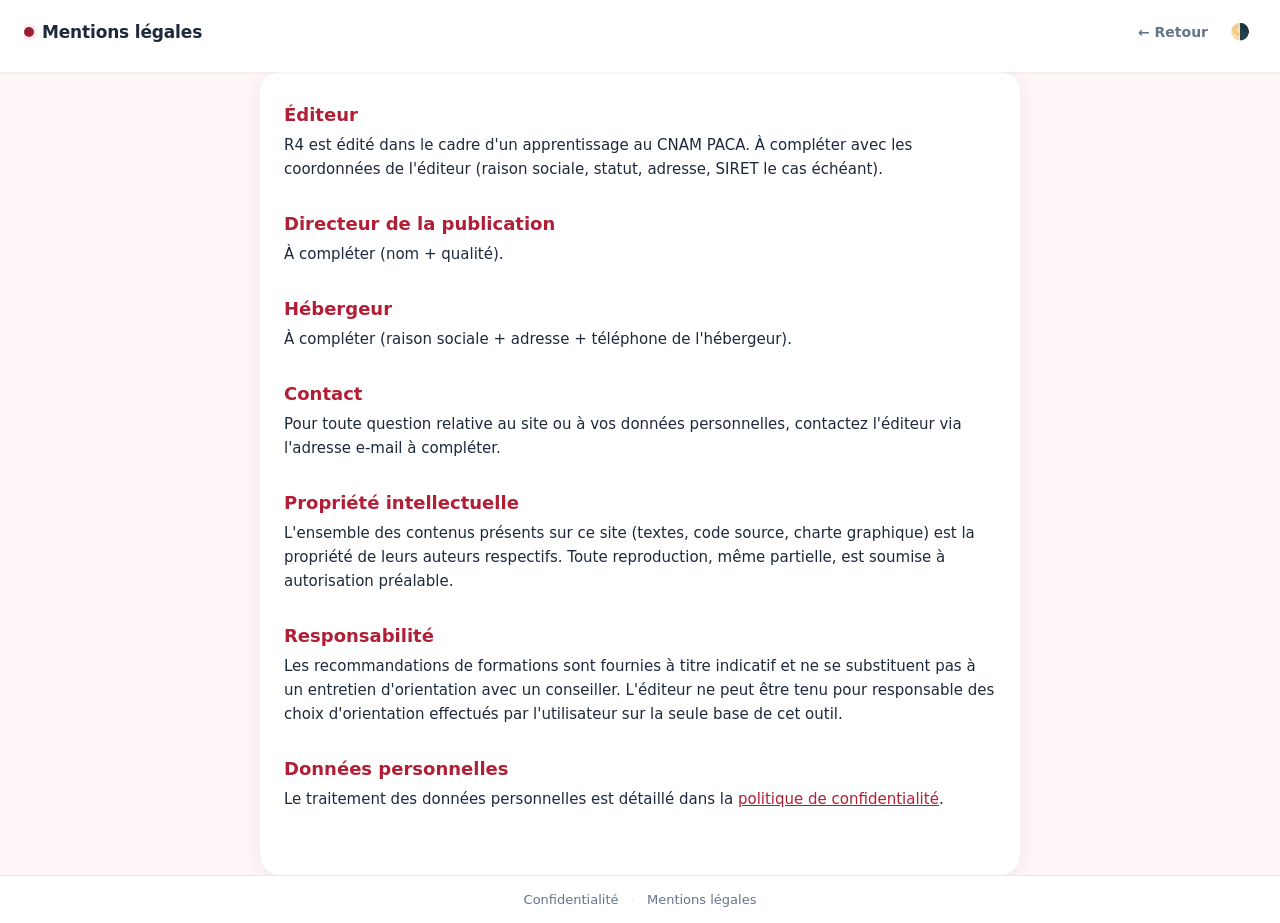
<file: legal.html>
<!DOCTYPE html>
<html lang="fr">
<head>
  <meta charset="UTF-8" />
  <meta name="viewport" content="width=device-width, initial-scale=1.0" />
  <meta name="theme-color" content="#b21e35" media="(prefers-color-scheme: light)" />
  <meta name="theme-color" content="#1e293b"  media="(prefers-color-scheme: dark)" />
  <title>Mentions légales — R4</title>
  <script>(function(){try{var t=localStorage.getItem('r4-theme');if(t==='light'||t==='dark')document.documentElement.dataset.theme=t;}catch(e){}})();</script>
  <link rel="stylesheet" href="style.css?v=20260505144839" />
  <script defer src="theme.js?v=20260505144839"></script>
</head>
<body>

  <header id="app-header">
    <div class="header-top">
      <h1 id="app-title">Mentions légales</h1>
      <div class="user-info">
        <a href="index.html" class="link-btn">← Retour</a>
        <button class="theme-toggle" data-theme-toggle type="button">🌗</button>
      </div>
    </div>
  </header>

  <main class="legal-main">
    <section class="legal-section">
      <h2>Éditeur</h2>
      <p>R4 est édité dans le cadre d'un apprentissage au CNAM PACA. À compléter avec les coordonnées de l'éditeur (raison sociale, statut, adresse, SIRET le cas échéant).</p>
    </section>

    <section class="legal-section">
      <h2>Directeur de la publication</h2>
      <p>À compléter (nom + qualité).</p>
    </section>

    <section class="legal-section">
      <h2>Hébergeur</h2>
      <p>À compléter (raison sociale + adresse + téléphone de l'hébergeur).</p>
    </section>

    <section class="legal-section">
      <h2>Contact</h2>
      <p>Pour toute question relative au site ou à vos données personnelles, contactez l'éditeur via l'adresse e-mail à compléter.</p>
    </section>

    <section class="legal-section">
      <h2>Propriété intellectuelle</h2>
      <p>L'ensemble des contenus présents sur ce site (textes, code source, charte graphique) est la propriété de leurs auteurs respectifs. Toute reproduction, même partielle, est soumise à autorisation préalable.</p>
    </section>

    <section class="legal-section">
      <h2>Responsabilité</h2>
      <p>Les recommandations de formations sont fournies à titre indicatif et ne se substituent pas à un entretien d'orientation avec un conseiller. L'éditeur ne peut être tenu pour responsable des choix d'orientation effectués par l'utilisateur sur la seule base de cet outil.</p>
    </section>

    <section class="legal-section">
      <h2>Données personnelles</h2>
      <p>Le traitement des données personnelles est détaillé dans la <a href="privacy.html">politique de confidentialité</a>.</p>
    </section>
  </main>

  <footer class="app-footer">
    <a href="privacy.html">Confidentialité</a>
    <span class="footer-sep">·</span>
    <a href="legal.html">Mentions légales</a>
  </footer>

</body>
</html>
</file>
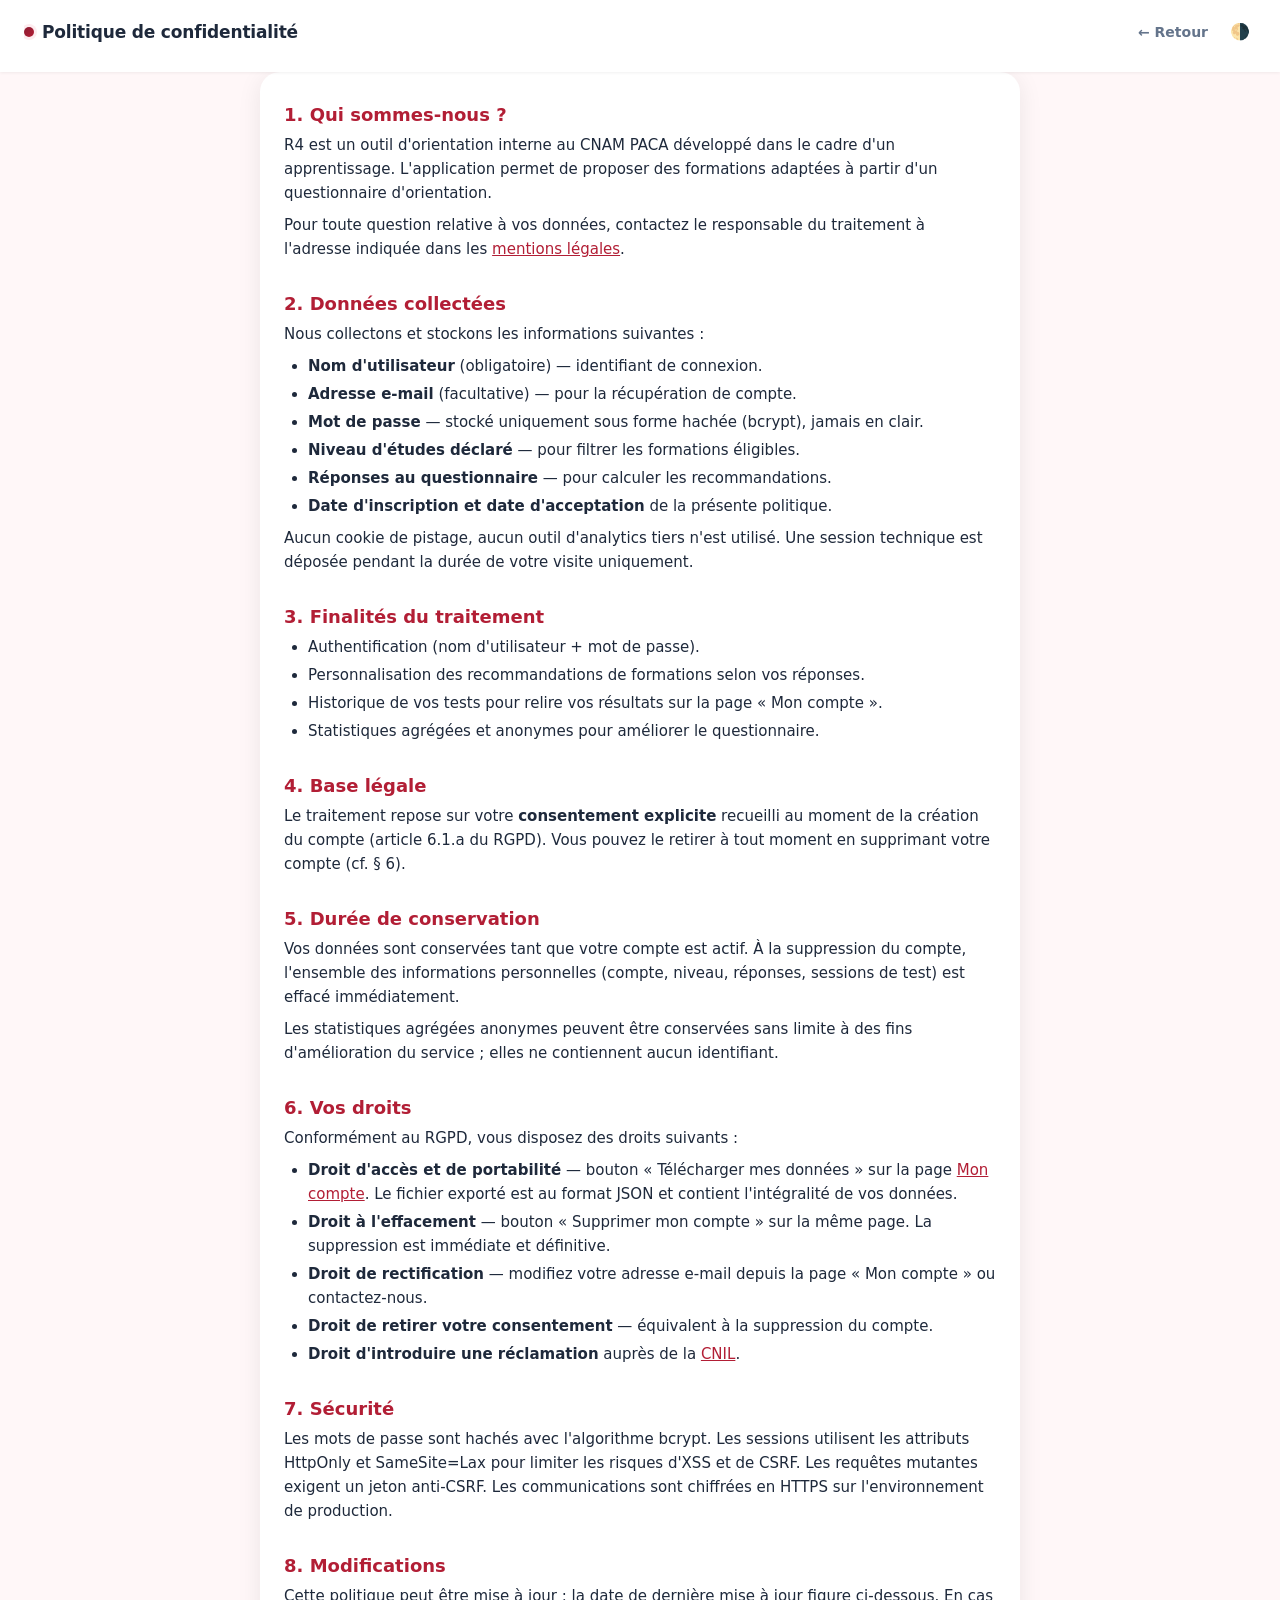
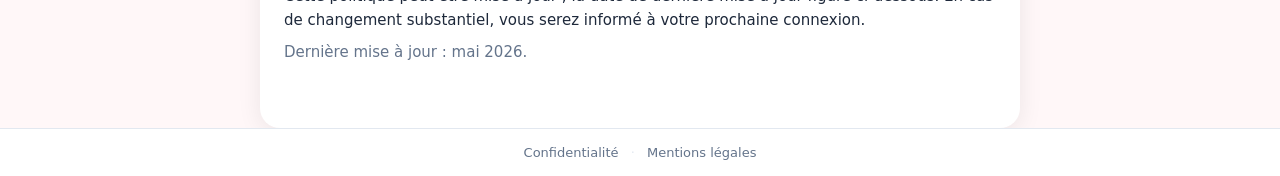
<file: privacy.html>
<!DOCTYPE html>
<html lang="fr">
<head>
  <meta charset="UTF-8" />
  <meta name="viewport" content="width=device-width, initial-scale=1.0" />
  <meta name="theme-color" content="#b21e35" media="(prefers-color-scheme: light)" />
  <meta name="theme-color" content="#1e293b"  media="(prefers-color-scheme: dark)" />
  <title>Politique de confidentialité — R4</title>
  <script>(function(){try{var t=localStorage.getItem('r4-theme');if(t==='light'||t==='dark')document.documentElement.dataset.theme=t;}catch(e){}})();</script>
  <link rel="stylesheet" href="style.css?v=20260505144839" />
  <script defer src="theme.js?v=20260505144839"></script>
</head>
<body>

  <header id="app-header">
    <div class="header-top">
      <h1 id="app-title">Politique de confidentialité</h1>
      <div class="user-info">
        <a href="index.html" class="link-btn">← Retour</a>
        <button class="theme-toggle" data-theme-toggle type="button">🌗</button>
      </div>
    </div>
  </header>

  <main class="legal-main">
    <section class="legal-section">
      <h2>1. Qui sommes-nous ?</h2>
      <p>R4 est un outil d'orientation interne au CNAM PACA développé dans le cadre d'un apprentissage. L'application permet de proposer des formations adaptées à partir d'un questionnaire d'orientation.</p>
      <p>Pour toute question relative à vos données, contactez le responsable du traitement à l'adresse indiquée dans les <a href="legal.html">mentions légales</a>.</p>
    </section>

    <section class="legal-section">
      <h2>2. Données collectées</h2>
      <p>Nous collectons et stockons les informations suivantes :</p>
      <ul>
        <li><strong>Nom d'utilisateur</strong> (obligatoire) — identifiant de connexion.</li>
        <li><strong>Adresse e-mail</strong> (facultative) — pour la récupération de compte.</li>
        <li><strong>Mot de passe</strong> — stocké uniquement sous forme hachée (bcrypt), jamais en clair.</li>
        <li><strong>Niveau d'études déclaré</strong> — pour filtrer les formations éligibles.</li>
        <li><strong>Réponses au questionnaire</strong> — pour calculer les recommandations.</li>
        <li><strong>Date d'inscription et date d'acceptation</strong> de la présente politique.</li>
      </ul>
      <p>Aucun cookie de pistage, aucun outil d'analytics tiers n'est utilisé. Une session technique est déposée pendant la durée de votre visite uniquement.</p>
    </section>

    <section class="legal-section">
      <h2>3. Finalités du traitement</h2>
      <ul>
        <li>Authentification (nom d'utilisateur + mot de passe).</li>
        <li>Personnalisation des recommandations de formations selon vos réponses.</li>
        <li>Historique de vos tests pour relire vos résultats sur la page « Mon compte ».</li>
        <li>Statistiques agrégées et anonymes pour améliorer le questionnaire.</li>
      </ul>
    </section>

    <section class="legal-section">
      <h2>4. Base légale</h2>
      <p>Le traitement repose sur votre <strong>consentement explicite</strong> recueilli au moment de la création du compte (article 6.1.a du RGPD). Vous pouvez le retirer à tout moment en supprimant votre compte (cf. § 6).</p>
    </section>

    <section class="legal-section">
      <h2>5. Durée de conservation</h2>
      <p>Vos données sont conservées tant que votre compte est actif. À la suppression du compte, l'ensemble des informations personnelles (compte, niveau, réponses, sessions de test) est effacé immédiatement.</p>
      <p>Les statistiques agrégées anonymes peuvent être conservées sans limite à des fins d'amélioration du service ; elles ne contiennent aucun identifiant.</p>
    </section>

    <section class="legal-section">
      <h2>6. Vos droits</h2>
      <p>Conformément au RGPD, vous disposez des droits suivants :</p>
      <ul>
        <li><strong>Droit d'accès et de portabilité</strong> — bouton « Télécharger mes données » sur la page <a href="account.html">Mon compte</a>. Le fichier exporté est au format JSON et contient l'intégralité de vos données.</li>
        <li><strong>Droit à l'effacement</strong> — bouton « Supprimer mon compte » sur la même page. La suppression est immédiate et définitive.</li>
        <li><strong>Droit de rectification</strong> — modifiez votre adresse e-mail depuis la page « Mon compte » ou contactez-nous.</li>
        <li><strong>Droit de retirer votre consentement</strong> — équivalent à la suppression du compte.</li>
        <li><strong>Droit d'introduire une réclamation</strong> auprès de la <a href="https://www.cnil.fr" target="_blank" rel="noopener">CNIL</a>.</li>
      </ul>
    </section>

    <section class="legal-section">
      <h2>7. Sécurité</h2>
      <p>Les mots de passe sont hachés avec l'algorithme bcrypt. Les sessions utilisent les attributs HttpOnly et SameSite=Lax pour limiter les risques d'XSS et de CSRF. Les requêtes mutantes exigent un jeton anti-CSRF. Les communications sont chiffrées en HTTPS sur l'environnement de production.</p>
    </section>

    <section class="legal-section">
      <h2>8. Modifications</h2>
      <p>Cette politique peut être mise à jour ; la date de dernière mise à jour figure ci-dessous. En cas de changement substantiel, vous serez informé à votre prochaine connexion.</p>
      <p class="muted">Dernière mise à jour : mai 2026.</p>
    </section>
  </main>

  <footer class="app-footer">
    <a href="privacy.html">Confidentialité</a>
    <span class="footer-sep">·</span>
    <a href="legal.html">Mentions légales</a>
  </footer>

</body>
</html>
</file>
<file: style.css>
/* ── Design tokens ───────────────────────────────────────────────────────── */
:root {
  --color-bg:           #fff7f8;
  --color-surface:      #ffffff;
  /* Elevated surface — table headers, hovered rows, modal foot. Slightly
     darker than surface in light mode, slightly lighter in dark. */
  --color-surface-2:    #f8fafc;
  --color-primary:      #b21e35;
  --color-primary-dk:   #8c1b31;
  --color-primary-deep: #6e1626;
  --color-primary-soft: #fdecef;
  --color-primary-glow: rgba(178, 30, 53, 0.35);
  --color-text:         #1e293b;
  --color-text-muted:   #64748b;
  --color-border:       #e2e8f0;
  --color-success:      #16a34a;

  --space-xs:  0.25rem;
  --space-sm:  0.5rem;
  --space-md:  1rem;
  --space-lg:  1.5rem;
  --space-xl:  2rem;
  --space-2xl: 3rem;

  --font-body: system-ui, -apple-system, BlinkMacSystemFont, "Segoe UI", sans-serif;

  --radius-sm: 0.375rem;
  --radius-md: 0.75rem;
  --radius-lg: 1.25rem;

  --transition-fast: 150ms ease;
  --transition-base: 250ms ease;
}

/* ── Dark mode ───────────────────────────────────────────────────────────── */
/* Three states driven by [data-theme] on <html>:
     - absent / "auto" → follow system (prefers-color-scheme)
     - "light"         → force light (overrides system dark)
     - "dark"          → force dark (overrides system light)
   theme.js writes the attribute from a localStorage choice. */
@media (prefers-color-scheme: dark) {
  :root:not([data-theme="light"]) {
    color-scheme: dark;
    --color-bg:           #0f172a;
    --color-surface:      #1e293b;
    --color-primary:      #d4243f;
    --color-primary-dk:   #b21e35;
    --color-primary-deep: #8c1b31;
    --color-primary-soft: #3a0f17;
    --color-primary-glow: rgba(212, 36, 63, 0.4);
    --color-text:         #f1f5f9;
    --color-text-muted:   #94a3b8;
    --color-border:       #334155;
    --color-success:      #4ade80;
  }
}

:root[data-theme="dark"] {
  color-scheme: dark;
  --color-bg:           #0f172a;
  --color-surface:      #1e293b;
  --color-surface-2:    #273349;
  --color-primary:      #d4243f;
  --color-primary-dk:   #b21e35;
  --color-primary-deep: #8c1b31;
  --color-primary-soft: #3a0f17;
  --color-primary-glow: rgba(212, 36, 63, 0.4);
  --color-text:         #f1f5f9;
  --color-text-muted:   #94a3b8;
  --color-border:       #334155;
  --color-success:      #4ade80;
}

/* ── Reset ───────────────────────────────────────────────────────────────── */
*, *::before, *::after {
  box-sizing: border-box;
  margin: 0;
  padding: 0;
}

/* ── Base ────────────────────────────────────────────────────────────────── */
html {
  font-size: 16px;
}

body {
  font-family: var(--font-body);
  background: var(--color-bg);
  color: var(--color-text);
  min-height: 100vh;
  min-height: 100dvh; /* dynamic viewport on mobile */
  display: flex;
  flex-direction: column;
  padding-bottom: env(safe-area-inset-bottom);
}

/* ── Header ──────────────────────────────────────────────────────────────── */
#app-header {
  background: var(--color-surface);
  /* Soft shadow instead of a hard border-bottom — modern web-app feel. */
  box-shadow: 0 1px 3px rgba(0, 0, 0, 0.06);
  padding: var(--space-md) var(--space-lg);
  position: sticky;
  top: 0;
  z-index: 10;
}

#app-title {
  font-size: 1.0625rem;
  font-weight: 800;
  color: var(--color-text);
  margin-bottom: var(--space-sm);
  letter-spacing: -0.01em;
  display: inline-flex;
  align-items: center;
  gap: var(--space-sm);
}

/* Small red dot brand mark before the page title — gives the header an
   identity without taking horizontal space. Hidden when the title is
   empty (app.js sets it after fetch — avoid a stray dot). */
#app-title:not(:empty)::before {
  content: '';
  width: 10px;
  height: 10px;
  border-radius: 50%;
  background: linear-gradient(135deg, var(--color-primary-dk), var(--color-primary));
  box-shadow: 0 0 0 3px var(--color-primary-soft);
  flex-shrink: 0;
}

/* ── Progress bar ────────────────────────────────────────────────────────── */
#progress-bar-wrap {
  width: 100%;
  height: 6px;
  background: var(--color-border);
  border-radius: 3px;
  overflow: hidden;
}

.hidden {
  display: none !important;
}

#progress-bar-wrap.hidden {
  visibility: hidden;
}

#progress-bar {
  height: 100%;
  background: var(--color-primary);
  border-radius: 3px;
  width: 0%;
  transition: width var(--transition-base);
}

/* ── Main layout ─────────────────────────────────────────────────────────── */
main {
  flex: 1;
  padding: var(--space-xl) var(--space-lg);
  max-width: 540px;
  width: 100%;
  margin: 0 auto;
}

/* ── Views ───────────────────────────────────────────────────────────────── */
section[id^="view-"] {
  display: none;
}

section[id^="view-"].active {
  display: flex;
  flex-direction: column;
  gap: var(--space-lg);
}

/* ── Start view ──────────────────────────────────────────────────────────── */
#app-description {
  font-size: 1.0625rem;
  color: var(--color-text-muted);
  line-height: 1.6;
}

/* ── Question view ───────────────────────────────────────────────────────── */
#question-counter {
  font-size: 0.875rem;
  font-weight: 600;
  color: var(--color-text-muted);
  text-transform: uppercase;
  letter-spacing: 0.05em;
}

#question-text {
  font-size: 1.375rem;
  font-weight: 700;
  line-height: 1.35;
  overflow-wrap: break-word;
}

#options-container {
  display: flex;
  flex-direction: column;
  gap: var(--space-md);
  margin-top: var(--space-sm);
}

/* ── Option buttons ──────────────────────────────────────────────────────── */
.option-btn {
  display: block;
  width: 100%;
  min-height: 64px;
  padding: var(--space-md) var(--space-lg);
  font-family: var(--font-body);
  font-size: 1.125rem;
  font-weight: 600;
  border: 2px solid var(--color-primary);
  border-radius: var(--radius-lg);
  background: var(--color-surface);
  color: var(--color-primary);
  cursor: pointer;
  touch-action: manipulation;
  -webkit-tap-highlight-color: transparent;
  transition:
    background var(--transition-fast),
    color var(--transition-fast),
    transform var(--transition-fast),
    box-shadow var(--transition-fast);
}

.option-btn:hover,
.option-btn:focus-visible {
  background: var(--color-primary);
  color: #fff;
  outline: none;
}

.option-btn:focus-visible {
  box-shadow: 0 0 0 3px rgba(178, 30, 53, 0.35);
}

.option-btn:active {
  transform: scale(0.97);
}

.option-btn:disabled {
  opacity: 0.55;
  cursor: not-allowed;
}

/* ── Primary / secondary buttons ─────────────────────────────────────────── */
.btn-primary {
  display: block;
  width: 100%;
  min-height: 56px;
  padding: var(--space-md) var(--space-lg);
  font-family: var(--font-body);
  font-size: 1.0625rem;
  font-weight: 700;
  background: var(--color-primary);
  color: #fff;
  border: none;
  border-radius: var(--radius-lg);
  cursor: pointer;
  touch-action: manipulation;
  -webkit-tap-highlight-color: transparent;
  transition: background var(--transition-fast), transform var(--transition-fast);
}

.btn-primary:hover {
  background: var(--color-primary-dk);
}

.btn-primary:active {
  transform: scale(0.97);
}

.btn-secondary {
  display: block;
  width: 100%;
  min-height: 48px;
  padding: var(--space-sm) var(--space-lg);
  font-family: var(--font-body);
  font-size: 1rem;
  font-weight: 600;
  background: transparent;
  color: var(--color-text-muted);
  border: 2px solid var(--color-border);
  border-radius: var(--radius-lg);
  cursor: pointer;
  touch-action: manipulation;
  -webkit-tap-highlight-color: transparent;
  transition: border-color var(--transition-fast), color var(--transition-fast);
}

.btn-secondary:hover {
  border-color: var(--color-primary);
  color: var(--color-primary);
}

/* ── Back button ─────────────────────────────────────────────────────────── */
/* Discreet text link aligned to the start of its view; lets the user step
   back one question (or the level slider) without losing the rest. */
.btn-back {
  align-self: flex-start;
  display: inline-flex;
  align-items: center;
  gap: var(--space-xs);
  padding: var(--space-xs) var(--space-sm);
  margin: 0;
  font-family: var(--font-body);
  font-size: 0.9375rem;
  font-weight: 600;
  background: transparent;
  color: var(--color-text-muted);
  border: none;
  border-radius: var(--radius-sm);
  cursor: pointer;
  touch-action: manipulation;
  -webkit-tap-highlight-color: transparent;
  transition: color var(--transition-fast), background var(--transition-fast);
}

.btn-back:hover,
.btn-back:focus-visible {
  color: var(--color-primary);
  background: rgba(178, 30, 53, 0.08);
  outline: none;
}

@media (prefers-color-scheme: dark) {
  :root:not([data-theme="light"]) .btn-back:hover,
  :root:not([data-theme="light"]) .btn-back:focus-visible {
    background: rgba(212, 36, 63, 0.12);
  }
}
:root[data-theme="dark"] .btn-back:hover,
:root[data-theme="dark"] .btn-back:focus-visible {
  background: rgba(212, 36, 63, 0.12);
}

/* ── Summary view ────────────────────────────────────────────────────────── */
.summary-title {
  font-size: 1.25rem;
  font-weight: 700;
}

#summary-list {
  list-style: none;
  padding: 0;
  border: 1px solid var(--color-border);
  border-radius: var(--radius-md);
  overflow: hidden;
  background: var(--color-surface);
}

#summary-list li {
  padding: var(--space-md);
  border-bottom: 1px solid var(--color-border);
  display: grid;
  grid-template-columns: 1fr auto;
  gap: var(--space-sm);
  align-items: center;
}

#summary-list li:last-child {
  border-bottom: none;
}

.summary-question {
  font-size: 0.875rem;
  color: var(--color-text-muted);
  line-height: 1.4;
}

.summary-answer {
  font-weight: 700;
  color: var(--color-primary);
  white-space: nowrap;
  font-size: 0.9375rem;
}

/* ── Header top row (title + user info) ─────────────────────────────────── */
.header-top {
  display: flex;
  align-items: center;
  justify-content: space-between;
  gap: var(--space-sm);
  margin-bottom: var(--space-sm);
}

.header-top #app-title {
  margin-bottom: 0;
  flex: 1;
  min-width: 0;
  white-space: nowrap;
  overflow: hidden;
  text-overflow: ellipsis;
}

.user-info {
  display: flex;
  align-items: center;
  gap: var(--space-sm);
  font-size: 0.875rem;
  flex-shrink: 0;
}

.user-info span {
  font-weight: 600;
  color: var(--color-text);
}

/* ── Link-style button ───────────────────────────────────────────────────── */
/* Text-only action button used in headers, footers and inline contexts.
   In headers it picks up a soft hover background to look interactive
   without screaming for attention. */
.link-btn {
  background: none;
  border: none;
  padding: var(--space-xs) var(--space-sm);
  font-family: var(--font-body);
  font-size: 0.875rem;
  font-weight: 600;
  color: var(--color-text-muted);
  cursor: pointer;
  text-decoration: none;
  border-radius: var(--radius-sm);
  touch-action: manipulation;
  transition: background var(--transition-fast), color var(--transition-fast);
}

.link-btn:hover,
.link-btn:focus-visible {
  background: var(--color-primary-soft);
  color: var(--color-primary);
  text-decoration: none;
  outline: none;
}

/* ── Theme toggle ────────────────────────────────────────────────────────── */
/* Compact icon button used in every page header (and floating on login).
   The label is an emoji set by theme.js based on the current state. */
.theme-toggle {
  display: inline-flex;
  align-items: center;
  justify-content: center;
  width: 32px;
  height: 32px;
  padding: 0;
  border-radius: 50%;
  background: transparent;
  border: 1px solid transparent;
  color: var(--color-text);
  font-size: 1rem;
  line-height: 1;
  cursor: pointer;
  transition: background var(--transition-fast), border-color var(--transition-fast);
}

.theme-toggle:hover,
.theme-toggle:focus-visible {
  background: var(--color-primary-soft);
  border-color: var(--color-border);
  outline: none;
}

/* Floating variant for the login page (no header). */
.theme-toggle-floating {
  position: fixed;
  top: 1rem;
  right: 1rem;
  z-index: 20;
  background: var(--color-surface);
  box-shadow: 0 1px 4px rgba(0, 0, 0, 0.08);
}

/* ── Last test card ──────────────────────────────────────────────────────── */
.last-test-card {
  background: var(--color-bg);
  border: 1px solid var(--color-border);
  border-radius: var(--radius-md);
  padding: var(--space-md);
}

.last-test-title {
  font-size: 0.75rem;
  font-weight: 700;
  text-transform: uppercase;
  letter-spacing: 0.07em;
  color: var(--color-text-muted);
  margin-bottom: var(--space-sm);
}

.last-test-list {
  list-style: none;
  padding: 0;
  margin: 0 0 var(--space-sm);
  display: flex;
  flex-direction: column;
  gap: var(--space-xs);
}

.last-test-list li {
  display: flex;
  justify-content: space-between;
  gap: var(--space-sm);
  font-size: 0.875rem;
}

.lt-question {
  color: var(--color-text-muted);
  flex: 1;
  min-width: 0;
  white-space: nowrap;
  overflow: hidden;
  text-overflow: ellipsis;
}

.lt-answer {
  font-weight: 700;
  color: var(--color-primary);
  white-space: nowrap;
}

.last-test-date {
  font-size: 0.75rem;
  color: var(--color-text-muted);
}

/* ── Auth page ───────────────────────────────────────────────────────────── */
.auth-body {
  background: var(--color-bg);
  display: flex;
  flex-direction: column;
  align-items: center;
  justify-content: center;
  min-height: 100vh;
  min-height: 100dvh;
  padding: var(--space-lg);
}

.auth-card {
  width: 100%;
  max-width: 400px;
  background: var(--color-surface);
  border-radius: var(--radius-lg);
  padding: var(--space-xl) var(--space-xl);
  box-shadow: 0 4px 24px rgba(0,0,0,0.08);
  display: flex;
  flex-direction: column;
  gap: var(--space-lg);
}

.auth-logo {
  text-align: center;
}

.auth-logo-icon {
  font-size: 2.5rem;
  color: var(--color-primary);
}

.auth-title {
  font-size: 1.5rem;
  font-weight: 700;
  text-align: center;
  margin: 0;
}

.auth-error {
  background: #fee2e2;
  color: #b91c1c;
  border-radius: var(--radius-sm);
  padding: var(--space-sm) var(--space-md);
  font-size: 0.875rem;
}

.field {
  display: flex;
  flex-direction: column;
  gap: var(--space-xs);
}

.field label {
  font-size: 0.875rem;
  font-weight: 600;
  color: var(--color-text);
}

.field input,
.field textarea {
  width: 100%;
  padding: var(--space-sm) var(--space-md);
  font-family: var(--font-body);
  font-size: 1rem;
  border: 2px solid var(--color-border);
  border-radius: var(--radius-md);
  background: var(--color-surface);
  color: var(--color-text);
  transition: border-color var(--transition-fast);
}

.field input  { min-height: 48px; }
.field textarea { resize: vertical; line-height: 1.4; }

.field input:focus,
.field textarea:focus {
  outline: none;
  border-color: var(--color-primary);
}

.auth-btn {
  margin-top: var(--space-xs);
}

.auth-toggle {
  text-align: center;
  font-size: 0.875rem;
  color: var(--color-text-muted);
}

/* ── Admin page ──────────────────────────────────────────────────────────── */
.admin-body {
  background: var(--color-bg);
  min-height: 100vh;
}

.admin-header {
  background: var(--color-surface);
  /* Soft shadow instead of a hard border-bottom — matches the public header. */
  box-shadow: 0 1px 3px rgba(0, 0, 0, 0.06);
  padding: var(--space-md) var(--space-lg);
  position: sticky;
  top: 0;
  z-index: 10;
}

.admin-header-inner {
  max-width: 1100px;
  margin: 0 auto;
  display: flex;
  align-items: center;
  justify-content: space-between;
  gap: var(--space-md);
}

.admin-header-title {
  font-size: 1.0625rem;
  font-weight: 800;
  color: var(--color-text);
  letter-spacing: -0.01em;
  display: inline-flex;
  align-items: center;
  gap: var(--space-sm);
}

/* Same brand dot as the public header — visual continuity across pages. */
.admin-header-title::before {
  content: '';
  width: 10px;
  height: 10px;
  border-radius: 50%;
  background: linear-gradient(135deg, var(--color-primary-dk), var(--color-primary));
  box-shadow: 0 0 0 3px var(--color-primary-soft);
  flex-shrink: 0;
}

.admin-header-actions {
  display: flex;
  gap: var(--space-sm);
  align-items: center;
}

.admin-main {
  max-width: 1100px;
  margin: 0 auto;
  padding: var(--space-xl) var(--space-lg);
  display: flex;
  flex-direction: column;
  gap: var(--space-xl);
}

.admin-loading {
  color: var(--color-text-muted);
  padding: var(--space-xl);
  text-align: center;
}

.admin-error {
  color: #b91c1c;
  padding: var(--space-md);
}

.admin-section {
  display: flex;
  flex-direction: column;
  gap: var(--space-md);
}

.admin-section-title {
  font-size: 1.125rem;
  font-weight: 700;
}

/* Stat cards */
.stat-cards {
  display: flex;
  gap: var(--space-md);
  flex-wrap: wrap;
}

.stat-card {
  background: var(--color-surface);
  border-radius: var(--radius-md);
  padding: var(--space-lg);
  display: flex;
  flex-direction: column;
  align-items: center;
  gap: var(--space-xs);
  min-width: 120px;
  box-shadow: 0 1px 4px rgba(0,0,0,0.06);
}

.stat-card-icon { font-size: 1.5rem; }

.stat-card-value {
  font-size: 2rem;
  font-weight: 800;
  color: var(--color-primary);
}

.stat-card-label {
  font-size: 0.875rem;
  color: var(--color-text-muted);
  font-weight: 600;
}

/* Question distribution cards */
.q-card {
  background: var(--color-surface);
  border-radius: var(--radius-md);
  padding: var(--space-lg);
  box-shadow: 0 1px 4px rgba(0,0,0,0.06);
}

.q-card-text {
  font-weight: 600;
  margin-bottom: var(--space-md);
}

.q-bars {
  display: flex;
  flex-direction: column;
  gap: var(--space-sm);
}

.q-bar-row {
  display: grid;
  grid-template-columns: 120px 1fr 80px;
  align-items: center;
  gap: var(--space-sm);
  font-size: 0.875rem;
}

.q-bar-label {
  font-weight: 600;
  white-space: nowrap;
  overflow: hidden;
  text-overflow: ellipsis;
}

.q-bar-track {
  height: 10px;
  background: var(--color-border);
  border-radius: 5px;
  overflow: hidden;
}

.q-bar-fill {
  height: 100%;
  background: var(--color-primary);
  border-radius: 5px;
  transition: width var(--transition-base);
  min-width: 2px;
}

.q-bar-count {
  text-align: right;
  white-space: nowrap;
}

/* User table */
.table-wrap {
  overflow-x: auto;
  border-radius: var(--radius-md);
  box-shadow: 0 1px 4px rgba(0,0,0,0.06);
}

.user-table {
  width: 100%;
  border-collapse: collapse;
  background: var(--color-surface);
  font-size: 0.875rem;
}

.user-table th,
.user-table td {
  padding: var(--space-sm) var(--space-md);
  text-align: left;
  border-bottom: 1px solid var(--color-border);
  white-space: nowrap;
}

.user-table th {
  font-size: 0.75rem;
  font-weight: 700;
  text-transform: uppercase;
  letter-spacing: 0.05em;
  color: var(--color-text-muted);
  background: var(--color-surface-2);
}

.user-table th.q-col {
  max-width: 100px;
  overflow: hidden;
  text-overflow: ellipsis;
}

.user-table tr:last-child td { border-bottom: none; }
.user-table tr:hover td { background: var(--color-surface-2); }

.role-badge {
  display: inline-block;
  padding: 2px 8px;
  border-radius: 999px;
  font-size: 0.75rem;
  font-weight: 700;
  text-transform: uppercase;
}

.role-admin {
  background: var(--color-primary-soft);
  color: var(--color-primary);
}

.role-user {
  background: #f1f5f9;
  color: var(--color-text-muted);
}

.answer-chip {
  display: inline-block;
  padding: 2px 8px;
  background: var(--color-primary-soft);
  color: var(--color-primary);
  border-radius: 999px;
  font-size: 0.8125rem;
  font-weight: 600;
}

.muted { color: var(--color-text-muted); }

/* ── Option sélectionnée ─────────────────────────────────────────────────── */
.option-btn.selected {
  background: var(--color-primary);
  color: #fff;
}

/* ── Écran résultat ──────────────────────────────────────────────────────── */
.result-title {
  font-size: 1.375rem;
  font-weight: 700;
}

.result-subtitle {
  color: var(--color-text-muted);
  font-size: 0.9375rem;
  line-height: 1.5;
}

/* Carte formation */
.formation-card {
  background: var(--color-surface);
  border: 1px solid var(--color-border);
  border-radius: var(--radius-md);
  padding: var(--space-lg);
  display: flex;
  flex-direction: column;
  gap: var(--space-sm);
}

.formation-card--top {
  border-color: var(--color-primary);
  border-width: 2px;
}

.formation-badge {
  font-size: 0.75rem;
  font-weight: 700;
  color: var(--color-primary);
  text-transform: uppercase;
  letter-spacing: 0.06em;
}

.formation-name {
  font-size: 1.125rem;
  font-weight: 700;
}

.formation-desc {
  font-size: 0.9375rem;
  color: var(--color-text-muted);
  line-height: 1.5;
}

.formation-actions {
  display: flex;
  flex-direction: column;
  gap: var(--space-sm);
  margin-top: var(--space-sm);
}

.formation-btn {
  text-align: center;
  text-decoration: none;
}

/* CTA connexion */
.save-cta {
  background: var(--color-bg);
  border: 1px dashed var(--color-border);
  border-radius: var(--radius-md);
  padding: var(--space-lg);
  text-align: center;
  display: flex;
  flex-direction: column;
  gap: var(--space-md);
  align-items: stretch;
}

.save-cta-text {
  color: var(--color-text-muted);
  font-size: 0.9375rem;
}

.save-cta-btn {
  text-decoration: none;
}

.no-result {
  color: var(--color-text-muted);
  font-size: 0.9375rem;
  text-align: center;
  padding: var(--space-xl) 0;
}

/* ── Responsive: tablet / desktop ────────────────────────────────────────── */
@media (min-width: 600px) {
  #options-container {
    display: grid;
    grid-template-columns: 1fr 1fr;
    gap: var(--space-md);
  }

  #question-text {
    font-size: 1.625rem;
  }
}

@media (min-width: 960px) {
  body {
    background: var(--color-bg);
  }

  @media (prefers-color-scheme: dark) {
    :root:not([data-theme="light"]) body { background: #0a0f1e; }
  }
  :root[data-theme="dark"] body { background: #0a0f1e; }

  main {
    margin-top: var(--space-2xl);
    background: var(--color-surface);
    border-radius: var(--radius-lg);
    box-shadow: 0 4px 24px rgba(0,0,0,0.08);
    padding: var(--space-2xl);
    max-width: 640px;
  }
}

/* ── Onglets admin ────────────────────────────────────────────────────────── */
.admin-tabs {
  display: flex;
  gap: 2px;
  padding: 0 var(--space-lg);
  background: var(--color-surface);
  border-bottom: 2px solid var(--color-border);
  overflow-x: auto;
}

.tab-btn {
  padding: var(--space-sm) var(--space-md);
  font-family: var(--font-body);
  font-size: 0.9375rem;
  font-weight: 600;
  color: var(--color-text-muted);
  background: transparent;
  border: none;
  border-bottom: 3px solid transparent;
  margin-bottom: -2px;
  cursor: pointer;
  white-space: nowrap;
  transition: color var(--transition-fast), border-color var(--transition-fast);
}

.tab-btn:hover { color: var(--color-primary); }
.tab-btn.active { color: var(--color-primary); border-bottom-color: var(--color-primary); }

/* ── En-tête de section avec bouton ─────────────────────────────────────── */
.admin-section-header {
  display: flex;
  align-items: center;
  justify-content: space-between;
  margin-bottom: var(--space-md);
}

/* ── Bouton compact ──────────────────────────────────────────────────────── */
.btn-sm {
  display: inline-block;
  width: auto;
  min-height: 32px;
  padding: 4px var(--space-md);
  font-size: 0.875rem;
}

/* ── Bouton danger ───────────────────────────────────────────────────────── */
.btn-danger {
  display: inline-block;
  width: auto;
  min-height: 32px;
  padding: 4px var(--space-md);
  font-family: var(--font-body);
  font-size: 0.875rem;
  font-weight: 600;
  background: #dc2626;
  color: #fff;
  border: none;
  border-radius: var(--radius-md);
  cursor: pointer;
  transition: background var(--transition-fast);
}

.btn-danger:hover { background: #b91c1c; }

/* ── Item CRUD ───────────────────────────────────────────────────────────── */
.crud-item {
  background: var(--color-surface);
  border: 1px solid var(--color-border);
  border-radius: var(--radius-md);
  padding: var(--space-md);
  margin-bottom: var(--space-sm);
}

.crud-item-header {
  display: flex;
  justify-content: space-between;
  align-items: flex-start;
  gap: var(--space-md);
}

.crud-item-key {
  font-size: 0.8125rem;
  font-weight: 700;
  color: var(--color-primary);
  font-family: monospace;
  background: var(--color-primary-soft);
  padding: 2px 6px;
  border-radius: 4px;
}

.crud-item-text {
  margin: var(--space-xs) 0 0;
  font-size: 0.9375rem;
}

.crud-item-meta {
  margin: var(--space-xs) 0 0;
  font-size: 0.8125rem;
  color: var(--color-text-muted);
}

.crud-item-actions {
  display: flex;
  gap: var(--space-xs);
  flex-shrink: 0;
}

/* ── Badges statut ───────────────────────────────────────────────────────── */
.crud-badge {
  display: inline-block;
  padding: 2px 8px;
  border-radius: 999px;
  font-size: 0.75rem;
  font-weight: 600;
}

.badge-active   { background: #dcfce7; color: #166534; }
.badge-inactive { background: #fee2e2; color: #991b1b; }

/* ── Formulaire CRUD inline ──────────────────────────────────────────────── */
.crud-form {
  background: var(--color-surface);
  border: 2px solid var(--color-primary);
  border-radius: var(--radius-md);
  padding: var(--space-lg);
  margin-bottom: var(--space-md);
}

.crud-form h3 {
  margin: 0 0 var(--space-md);
  font-size: 1rem;
}

.crud-form textarea {
  width: 100%;
  padding: var(--space-sm) var(--space-md);
  font-family: var(--font-body);
  font-size: 0.9375rem;
  background: var(--color-bg);
  color: var(--color-text);
  border: 2px solid var(--color-border);
  border-radius: var(--radius-md);
  resize: vertical;
  box-sizing: border-box;
}

.crud-form-actions {
  display: flex;
  gap: var(--space-sm);
  margin-top: var(--space-md);
}

/* Dark-mode tweaks for semantic badges (auto-detect + manual toggle). */
@media (prefers-color-scheme: dark) {
  :root:not([data-theme="light"]) .badge-active   { background: #14532d; color: #86efac; }
  :root:not([data-theme="light"]) .badge-inactive { background: #450a0a; color: #fca5a5; }
}
:root[data-theme="dark"] .badge-active   { background: #14532d; color: #86efac; }
:root[data-theme="dark"] .badge-inactive { background: #450a0a; color: #fca5a5; }

/* ── Score de compatibilité (page résultat) ──────────────────────────────── */
.formation-score {
  margin: var(--space-sm) 0;
}

.formation-score-bar {
  height: 8px;
  background: var(--color-border);
  border-radius: 4px;
  overflow: hidden;
  margin-bottom: 4px;
}

.formation-score-fill {
  height: 100%;
  background: var(--color-primary);
  border-radius: 4px;
  transition: width 0.6s ease;
}

.formation-score-label {
  font-size: 0.8125rem;
  color: var(--color-text-muted);
  font-weight: 600;
}

/* ── Champ facultatif ────────────────────────────────────────────────────── */
.field-optional {
  font-size: 0.8125rem;
  font-weight: 400;
  color: var(--color-text-muted);
}

/* ── Start screen mode picker (F11 — quick vs full test) ─────────────── */
.start-modes {
  display: flex;
  flex-direction: column;
  gap: var(--space-md);
  margin-top: var(--space-md);
}

.start-mode {
  display: flex;
  flex-direction: column;
  align-items: flex-start;
  gap: 4px;
  width: 100%;
  padding: var(--space-md) var(--space-lg);
  text-align: left;
  /* Override the default btn flex centering for multi-line content. */
  white-space: normal;
}

.start-mode-title {
  font-size: 1.0625rem;
  font-weight: 700;
}

.start-mode-meta {
  font-size: 0.8125rem;
  font-weight: 600;
  opacity: 0.8;
}

.start-mode-desc {
  font-size: 0.875rem;
  font-weight: 400;
  opacity: 0.85;
  line-height: 1.35;
}

.start-mode:disabled {
  opacity: 0.6;
  cursor: progress;
}

/* ── Level slider screen (F10) ──────────────────────────────────────────── */
.level-title {
  font-size: 1.25rem;
  margin: 0 0 var(--space-sm) 0;
  color: var(--color-primary);
}

.level-subtitle {
  margin: 0 0 var(--space-xl) 0;
  color: var(--color-text-muted);
  font-size: 0.9375rem;
}

.level-slider {
  margin-bottom: var(--space-md);
}

.level-slider input[type="range"] {
  width: 100%;
  -webkit-appearance: none;
  appearance: none;
  background: transparent;
  margin-bottom: var(--space-sm);
}

/* WebKit thumb : large enough to grab on a phone screen. */
.level-slider input[type="range"]::-webkit-slider-runnable-track {
  height: 6px;
  background: var(--color-border);
  border-radius: 3px;
}
.level-slider input[type="range"]::-webkit-slider-thumb {
  -webkit-appearance: none;
  appearance: none;
  width: 24px;
  height: 24px;
  margin-top: -9px;
  background: var(--color-primary);
  border-radius: 50%;
  border: 0;
  cursor: pointer;
  box-shadow: 0 2px 8px rgba(178, 30, 53, 0.35);
}
/* Firefox track + thumb */
.level-slider input[type="range"]::-moz-range-track {
  height: 6px;
  background: var(--color-border);
  border-radius: 3px;
}
.level-slider input[type="range"]::-moz-range-thumb {
  width: 24px;
  height: 24px;
  background: var(--color-primary);
  border-radius: 50%;
  border: 0;
  cursor: pointer;
}

.level-ticks {
  display: flex;
  justify-content: space-between;
  font-size: 0.75rem;
  color: var(--color-text-muted);
  padding: 0 var(--space-xs);
}

.level-ticks span {
  flex: 1;
  text-align: center;
}
.level-ticks span:first-child { text-align: left; }
.level-ticks span:last-child  { text-align: right; }

.level-current {
  margin: var(--space-md) 0 var(--space-sm);
  font-weight: 600;
  color: var(--color-text);
}

.level-warning {
  background: #fef3c7;
  color: #92400e;
  border-left: 3px solid #f59e0b;
  padding: var(--space-sm) var(--space-md);
  border-radius: var(--radius-sm);
  margin: 0 0 var(--space-md);
  font-size: 0.875rem;
}

@media (prefers-color-scheme: dark) {
  :root:not([data-theme="light"]) .level-warning { background: #78350f; color: #fde68a; }
}
:root[data-theme="dark"] .level-warning { background: #78350f; color: #fde68a; }

#btn-level-confirm:disabled {
  opacity: 0.5;
  cursor: not-allowed;
}

/* ── Account page (F8/F9) ────────────────────────────────────────────────── */
.account-main {
  max-width: 760px;
  margin: 0 auto;
  padding: var(--space-xl) var(--space-lg);
  display: flex;
  flex-direction: column;
  gap: var(--space-2xl);
}

.account-section h2 {
  margin: 0 0 var(--space-md);
  color: var(--color-primary);
  font-size: 1.25rem;
}

.account-section-desc {
  margin: 0 0 var(--space-md);
  color: var(--color-text-muted);
  font-size: 0.9375rem;
}

.account-empty {
  color: var(--color-text-muted);
  font-style: italic;
}

/* Past tests cards */
.test-card {
  background: var(--color-surface);
  border: 1px solid var(--color-border);
  border-radius: var(--radius-md);
  padding: var(--space-lg);
  margin-bottom: var(--space-md);
}

.test-card-header {
  display: flex;
  flex-wrap: wrap;
  gap: var(--space-sm);
  align-items: center;
  justify-content: space-between;
  margin-bottom: var(--space-sm);
  font-size: 0.875rem;
  color: var(--color-text-muted);
}

.test-level-badge {
  background: var(--color-bg);
  border: 1px solid var(--color-border);
  border-radius: var(--radius-sm);
  padding: 2px var(--space-sm);
  font-size: 0.8125rem;
}

.test-card-title {
  margin: 0 0 var(--space-sm);
  font-size: 1rem;
  color: var(--color-text);
}

.test-formations {
  list-style: none;
  padding: 0;
  margin: 0;
  display: flex;
  flex-direction: column;
  gap: var(--space-sm);
}

.test-formations li {
  background: var(--color-bg);
  border-radius: var(--radius-sm);
  padding: var(--space-sm) var(--space-md);
  display: flex;
  flex-wrap: wrap;
  gap: var(--space-xs) var(--space-md);
  align-items: baseline;
  justify-content: space-between;
}

.test-formation--top {
  border-left: 3px solid var(--color-primary);
}

.test-formation-pct {
  font-size: 0.8125rem;
  color: var(--color-text-muted);
}

.test-empty {
  color: var(--color-text-muted);
  font-style: italic;
  margin: 0;
}

/* Catalogue section : groups + cards */
.catalog-group {
  margin-bottom: var(--space-xl);
}

.catalog-group h3 {
  font-size: 1rem;
  color: var(--color-text);
  margin: 0 0 var(--space-sm);
  padding-bottom: var(--space-xs);
  border-bottom: 1px solid var(--color-border);
}

.catalog-card {
  background: var(--color-surface);
  border: 1px solid var(--color-border);
  border-radius: var(--radius-sm);
  padding: var(--space-md);
  margin-bottom: var(--space-sm);
}

.catalog-card h4 {
  margin: 0 0 var(--space-xs);
  font-size: 0.9375rem;
  color: var(--color-primary);
}

.catalog-card p {
  margin: 0 0 var(--space-sm);
  font-size: 0.875rem;
  color: var(--color-text);
}

.catalog-card .link-btn {
  font-size: 0.8125rem;
}

/* ── Question editor (modern) ────────────────────────────────────────────── */

/* Card grid for the questions list. */
.q-grid {
  display: grid;
  grid-template-columns: repeat(auto-fill, minmax(320px, 1fr));
  gap: var(--space-md);
}

.q-grid-card {
  background: var(--color-surface);
  border: 1px solid var(--color-border);
  border-radius: var(--radius-md);
  padding: var(--space-md);
  display: flex;
  flex-direction: column;
  gap: var(--space-sm);
  transition: transform var(--transition-fast), box-shadow var(--transition-fast), border-color var(--transition-fast);
}

.q-grid-card:hover {
  transform: translateY(-2px);
  box-shadow: 0 8px 24px rgba(0, 0, 0, 0.08);
  border-color: var(--color-primary);
}

.q-grid-card-head {
  display: flex;
  justify-content: space-between;
  align-items: flex-start;
  gap: var(--space-sm);
}

.q-grid-card-tags {
  display: flex;
  flex-wrap: wrap;
  gap: 4px;
}

.q-grid-card-actions {
  display: flex;
  gap: 4px;
  flex-shrink: 0;
}

.q-grid-card-text {
  font-size: 0.95rem;
  line-height: 1.4;
  color: var(--color-text);
  margin: 0;
}

.q-grid-card-options {
  display: flex;
  flex-wrap: wrap;
  gap: 6px;
  padding-top: var(--space-sm);
  border-top: 1px dashed var(--color-border);
}

.option-pill {
  background: var(--color-bg);
  border: 1px solid var(--color-border);
  border-radius: 999px;
  padding: 3px 10px;
  font-size: 0.8125rem;
  color: var(--color-text);
}

/* Tags / badges. */
.tag {
  display: inline-flex;
  align-items: center;
  font-size: 0.75rem;
  font-weight: 600;
  padding: 2px 8px;
  border-radius: 999px;
  border: 1px solid transparent;
}

.tag-key {
  background: var(--color-bg);
  color: var(--color-text-muted);
  border-color: var(--color-border);
  font-family: ui-monospace, "SF Mono", Menlo, monospace;
  font-size: 0.7rem;
}

.tag-on  { background: rgba(22, 163, 74, 0.12);  color: var(--color-success); }
.tag-off { background: rgba(100, 116, 139, 0.12); color: var(--color-text-muted); }
.tag-quick { background: rgba(245, 158, 11, 0.15); color: #b45309; }
.tag-tests { background: var(--color-primary-soft); color: var(--color-primary-dk); }

/* ── Test-membership picker (inside question + test editors) ─────────────── */
.test-membership {
  display: flex;
  flex-direction: column;
  gap: var(--space-xs);
  max-height: 320px;
  overflow-y: auto;
  padding: var(--space-xs);
  border: 1px solid var(--color-border);
  border-radius: var(--radius-md);
  background: var(--color-bg);
}

.check-test {
  display: flex;
  align-items: center;
  gap: var(--space-sm);
  padding: var(--space-xs) var(--space-sm);
  border-radius: var(--radius-sm);
  cursor: pointer;
  transition: background var(--transition-fast);
}

.check-test:hover { background: var(--color-primary-soft); }
.check-test .test-name { flex: 1; font-size: 0.875rem; }
.check-test .test-meta { font-size: 0.75rem; }

/* ── Legal pages (privacy.html, legal.html) ──────────────────────────────── */
.legal-main {
  flex: 1;
  max-width: 760px;
  width: 100%;
  margin: 0 auto;
  padding: var(--space-xl) var(--space-lg);
}

.legal-section { margin-bottom: var(--space-xl); }
.legal-section h2 {
  font-size: 1.125rem;
  font-weight: 700;
  margin-bottom: var(--space-sm);
  color: var(--color-primary);
}
.legal-section p,
.legal-section ul {
  font-size: 0.9375rem;
  line-height: 1.6;
  margin-bottom: var(--space-sm);
}
.legal-section ul { padding-left: var(--space-lg); }
.legal-section li { margin-bottom: var(--space-xs); }
.legal-section a {
  color: var(--color-primary);
  text-decoration: underline;
}

/* ── Footer (privacy + legal links) ──────────────────────────────────────── */
.app-footer {
  margin-top: auto;
  padding: var(--space-md) var(--space-lg);
  border-top: 1px solid var(--color-border);
  background: var(--color-surface);
  text-align: center;
  font-size: 0.8125rem;
  color: var(--color-text-muted);
}
.app-footer a {
  color: var(--color-text-muted);
  text-decoration: none;
}
.app-footer a:hover {
  color: var(--color-primary);
  text-decoration: underline;
}
.app-footer .footer-sep {
  margin: 0 var(--space-sm);
  color: var(--color-border);
}

/* ── Account: "Mes données" GDPR controls ────────────────────────────────── */
.gdpr-section {
  margin-top: var(--space-xl);
  padding-top: var(--space-xl);
  border-top: 1px solid var(--color-border);
}
.gdpr-actions {
  display: flex;
  flex-direction: column;
  gap: var(--space-sm);
  max-width: 320px;
}
.gdpr-actions .btn-secondary,
.gdpr-actions .btn-danger {
  width: 100%;
}
.btn-danger {
  display: block;
  min-height: 48px;
  padding: var(--space-sm) var(--space-lg);
  font-family: var(--font-body);
  font-size: 1rem;
  font-weight: 600;
  background: transparent;
  color: #b91c1c;
  border: 2px solid #fca5a5;
  border-radius: var(--radius-lg);
  cursor: pointer;
  transition: background var(--transition-fast), color var(--transition-fast);
}
.btn-danger:hover {
  background: #b91c1c;
  color: #fff;
  border-color: #b91c1c;
}

@media (prefers-color-scheme: dark) {
  :root:not([data-theme="light"]) .tag-quick { color: #fbbf24; }
}
:root[data-theme="dark"] .tag-quick { color: #fbbf24; }

/* Icon buttons (edit/delete on cards, modal close, etc.). */
.icon-btn {
  width: 32px;
  height: 32px;
  border-radius: 8px;
  border: 1px solid var(--color-border);
  background: transparent;
  color: var(--color-text);
  cursor: pointer;
  display: inline-flex;
  align-items: center;
  justify-content: center;
  font-size: 1rem;
  transition: background var(--transition-fast), color var(--transition-fast), border-color var(--transition-fast);
}

.icon-btn:hover { background: var(--color-bg); border-color: var(--color-primary); color: var(--color-primary); }
.icon-btn-danger:hover { color: #dc2626; border-color: #dc2626; background: rgba(220, 38, 38, 0.08); }
.icon-btn:disabled { opacity: 0.4; cursor: not-allowed; }

/* Empty-state placeholder. */
.empty-state {
  text-align: center;
  padding: var(--space-2xl) var(--space-md);
  background: var(--color-surface);
  border: 1px dashed var(--color-border);
  border-radius: var(--radius-md);
}

.empty-state p { margin: var(--space-xs) 0; }

/* ── Modal overlay + dialog ──────────────────────────────────────────────── */

body.modal-open { overflow: hidden; }

.modal-overlay {
  position: fixed;
  inset: 0;
  background: rgba(15, 23, 42, 0.55);
  backdrop-filter: blur(2px);
  z-index: 100;
  display: flex;
  align-items: center;
  justify-content: center;
  padding: var(--space-md);
  animation: modal-fade-in 180ms ease-out;
}

@keyframes modal-fade-in {
  from { opacity: 0; }
  to   { opacity: 1; }
}

.modal {
  background: var(--color-surface);
  border-radius: var(--radius-lg);
  width: 100%;
  max-width: 540px;
  max-height: calc(100vh - 2rem);
  display: flex;
  flex-direction: column;
  box-shadow: 0 20px 60px rgba(0, 0, 0, 0.3);
  animation: modal-pop-in 220ms cubic-bezier(0.18, 1.25, 0.4, 1);
}

.modal-overlay.modal-wide .modal { max-width: 820px; }

@keyframes modal-pop-in {
  from { opacity: 0; transform: scale(0.96); }
  to   { opacity: 1; transform: scale(1); }
}

.modal-head {
  display: flex;
  align-items: center;
  justify-content: space-between;
  padding: var(--space-md) var(--space-lg);
  border-bottom: 1px solid var(--color-border);
}

.modal-head h3 {
  font-size: 1rem;
  font-weight: 700;
  color: var(--color-text);
}

.modal-body {
  padding: var(--space-md) var(--space-lg);
  overflow-y: auto;
  flex: 1;
}

.modal-foot {
  padding: var(--space-md) var(--space-lg);
  border-top: 1px solid var(--color-border);
  display: flex;
  justify-content: flex-end;
  gap: var(--space-sm);
  background: var(--color-bg);
  border-radius: 0 0 var(--radius-lg) var(--radius-lg);
}

/* ── Modal sections (group of fields) ─────────────────────────────────────── */

.modal-section {
  padding: var(--space-md) 0;
  border-bottom: 1px solid var(--color-border);
}

.modal-section:last-child { border-bottom: none; padding-bottom: 0; }
.modal-section:first-child { padding-top: 0; }

.modal-section-head {
  display: flex;
  align-items: center;
  justify-content: space-between;
  margin-bottom: var(--space-md);
}

.modal-section-head h4 {
  font-size: 0.9rem;
  font-weight: 700;
  text-transform: uppercase;
  letter-spacing: 0.04em;
  color: var(--color-text-muted);
}

/* ── Field rows + checkbox group ─────────────────────────────────────────── */

.field-row {
  display: flex;
  gap: var(--space-md);
  align-items: flex-end;
  flex-wrap: wrap;
}

.field-tight { flex: 0 0 auto; }
.field-grow  { flex: 1 1 200px; }

.field-checks {
  display: flex;
  flex-direction: column;
  gap: var(--space-xs);
  padding-top: var(--space-md);
}

.check {
  display: inline-flex;
  align-items: center;
  gap: 6px;
  font-size: 0.875rem;
  cursor: pointer;
  user-select: none;
}

/* ── Option editor block ─────────────────────────────────────────────────── */

.opt-editor {
  background: var(--color-bg);
  border: 1px solid var(--color-border);
  border-radius: var(--radius-md);
  padding: var(--space-md);
  margin-bottom: var(--space-md);
}

.opt-editor-head {
  display: flex;
  justify-content: space-between;
  align-items: flex-end;
  gap: var(--space-md);
  margin-bottom: var(--space-md);
}

.opt-meta {
  display: flex;
  gap: var(--space-md);
  flex: 1;
  flex-wrap: wrap;
}

/* ── Formation scoring grid inside the option editor ─────────────────────── */

.score-grid {
  background: var(--color-surface);
  border: 1px solid var(--color-border);
  border-radius: var(--radius-sm);
  padding: var(--space-sm) var(--space-md);
}

.score-grid-help {
  font-size: 0.8125rem;
  color: var(--color-text-muted);
  margin-bottom: var(--space-sm);
}

.formation-list {
  list-style: none;
  display: grid;
  grid-template-columns: 1fr;
  gap: 4px;
}

@media (min-width: 640px) {
  .formation-list { grid-template-columns: 1fr 1fr; }
}

.formation-row {
  display: flex;
  align-items: center;
  gap: var(--space-sm);
  padding: 6px 8px;
  border-radius: var(--radius-sm);
  border: 1px solid transparent;
  transition: background var(--transition-fast), border-color var(--transition-fast);
}

.formation-row:hover { background: var(--color-bg); }

.formation-row.is-on {
  background: rgba(178, 30, 53, 0.06);
  border-color: rgba(178, 30, 53, 0.25);
}

.formation-toggle {
  display: flex;
  align-items: center;
  gap: 6px;
  cursor: pointer;
  flex: 1;
  min-width: 0;
}

.formation-name {
  font-size: 0.875rem;
  white-space: nowrap;
  overflow: hidden;
  text-overflow: ellipsis;
}

.formation-points {
  display: flex;
  align-items: center;
  gap: 6px;
  flex-shrink: 0;
}

.formation-points.is-hidden { display: none; }

.formation-points input[type="range"] {
  width: 70px;
  accent-color: var(--color-primary);
}

.formation-pts-out {
  font-size: 0.75rem;
  font-weight: 700;
  color: var(--color-primary);
  width: 14px;
  text-align: center;
}

/* ── Toasts (admin) ──────────────────────────────────────────────────────── */
/* Stacked top-right notifications used by admin.js (showError).
   Replaces the legacy `alert()` dialogs so an unfocused admin still sees feedback. */
#admin-toast {
  position: fixed;
  top: 1rem;
  right: 1rem;
  z-index: 9999;
  display: flex;
  flex-direction: column;
  gap: 0.5rem;
  pointer-events: none;
}

.toast {
  pointer-events: auto;
  min-width: 240px;
  max-width: 360px;
  padding: 0.75rem 1rem;
  border-radius: 8px;
  border-left: 4px solid;
  background: var(--color-surface);
  color: var(--color-text);
  font-size: 0.9375rem;
  line-height: 1.4;
  box-shadow: 0 6px 18px rgba(0, 0, 0, 0.12);
  opacity: 0;
  transform: translateX(20px);
  transition: opacity 0.25s ease, transform 0.25s ease;
}

.toast-visible {
  opacity: 1;
  transform: translateX(0);
}

.toast-error   { border-left-color: #dc2626; }
.toast-warn    { border-left-color: #d97706; }
.toast-success { border-left-color: #16a34a; }

@media (prefers-reduced-motion: reduce) {
  .toast { transition: opacity 0.15s ease; transform: none; }
}
</file>
